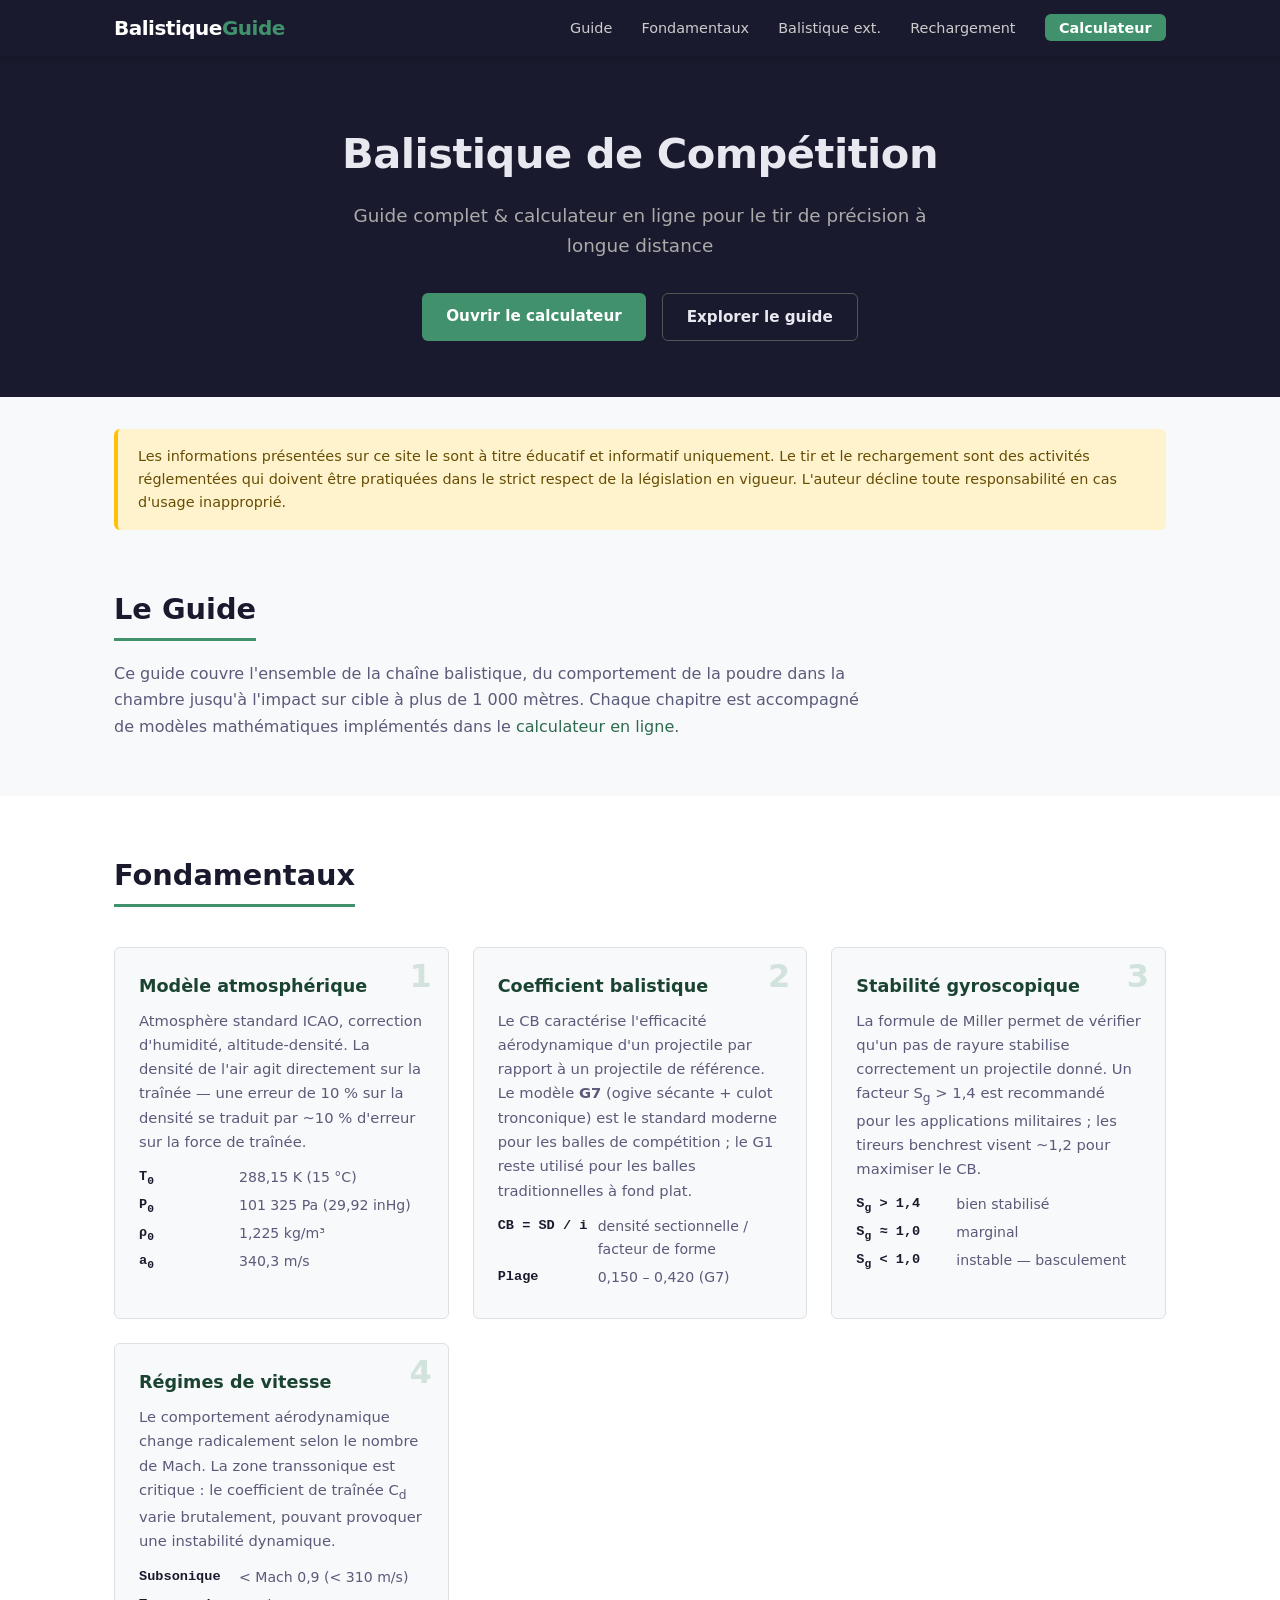
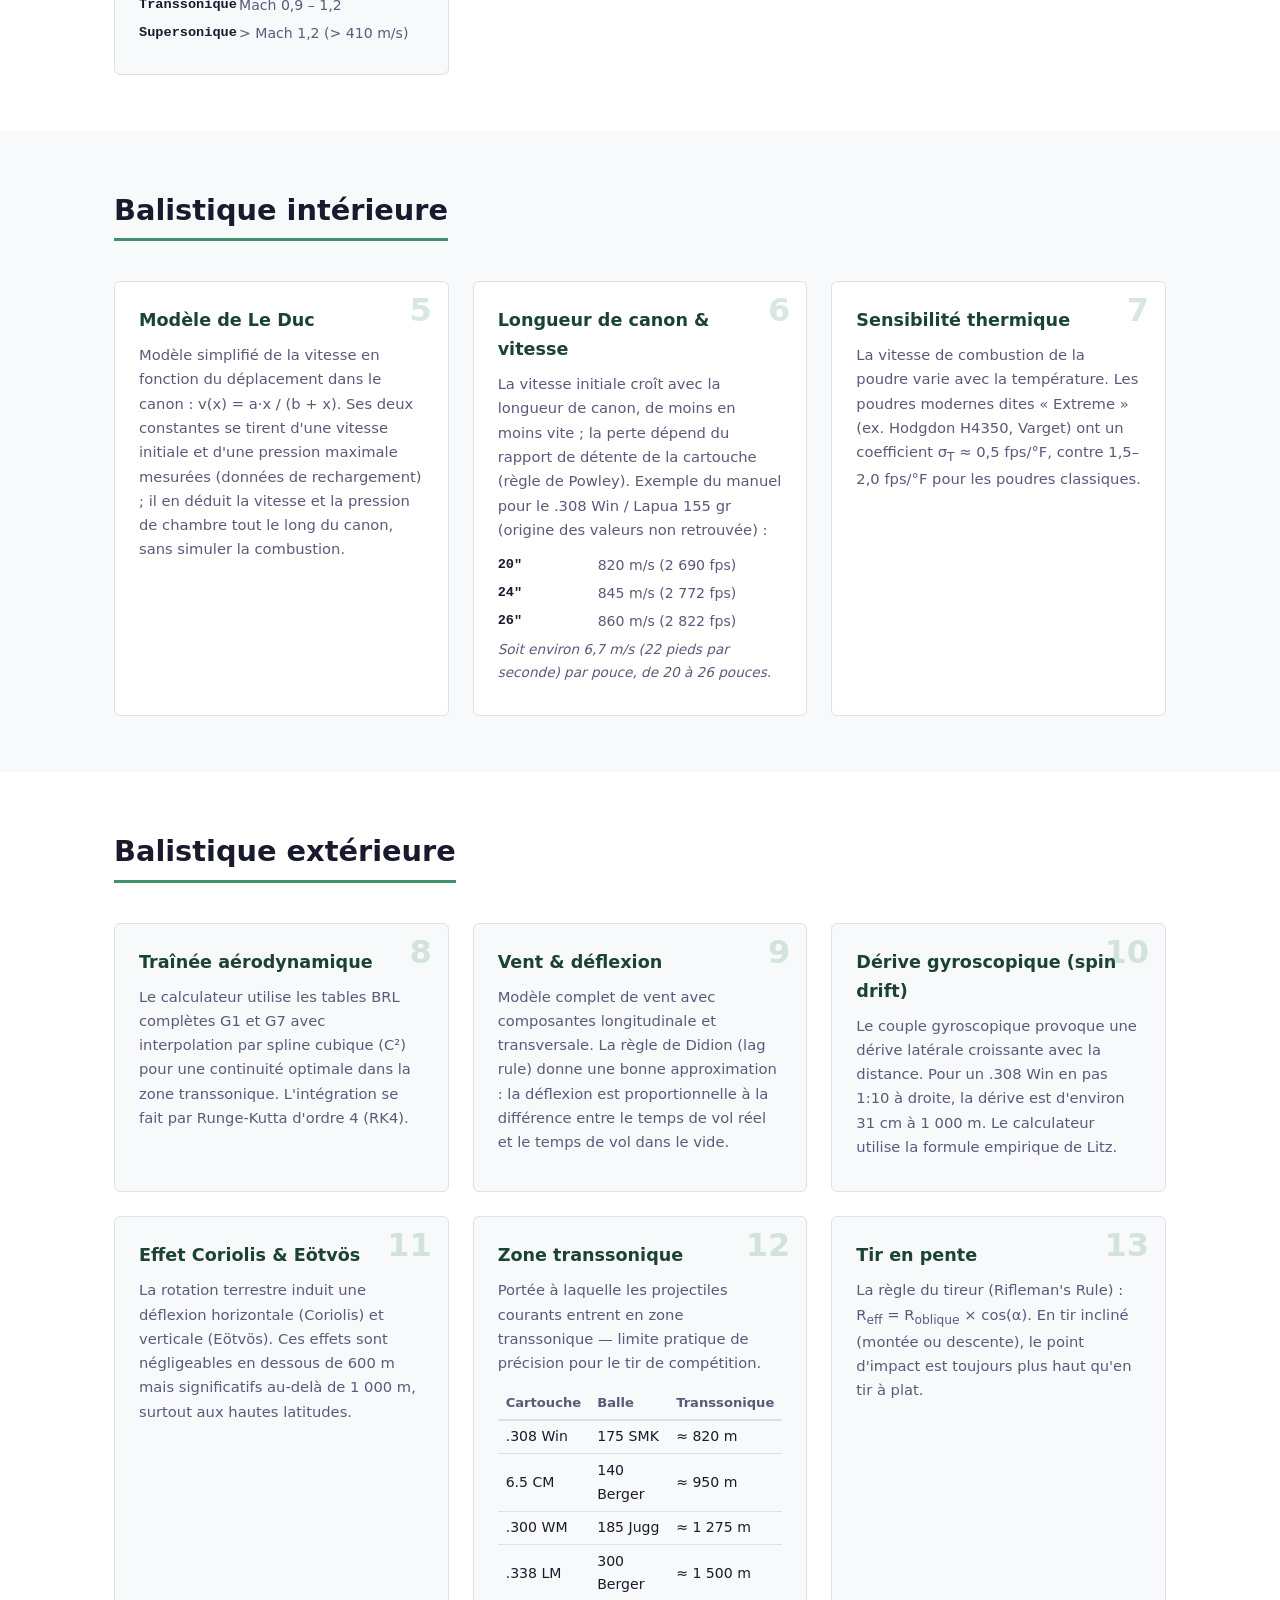
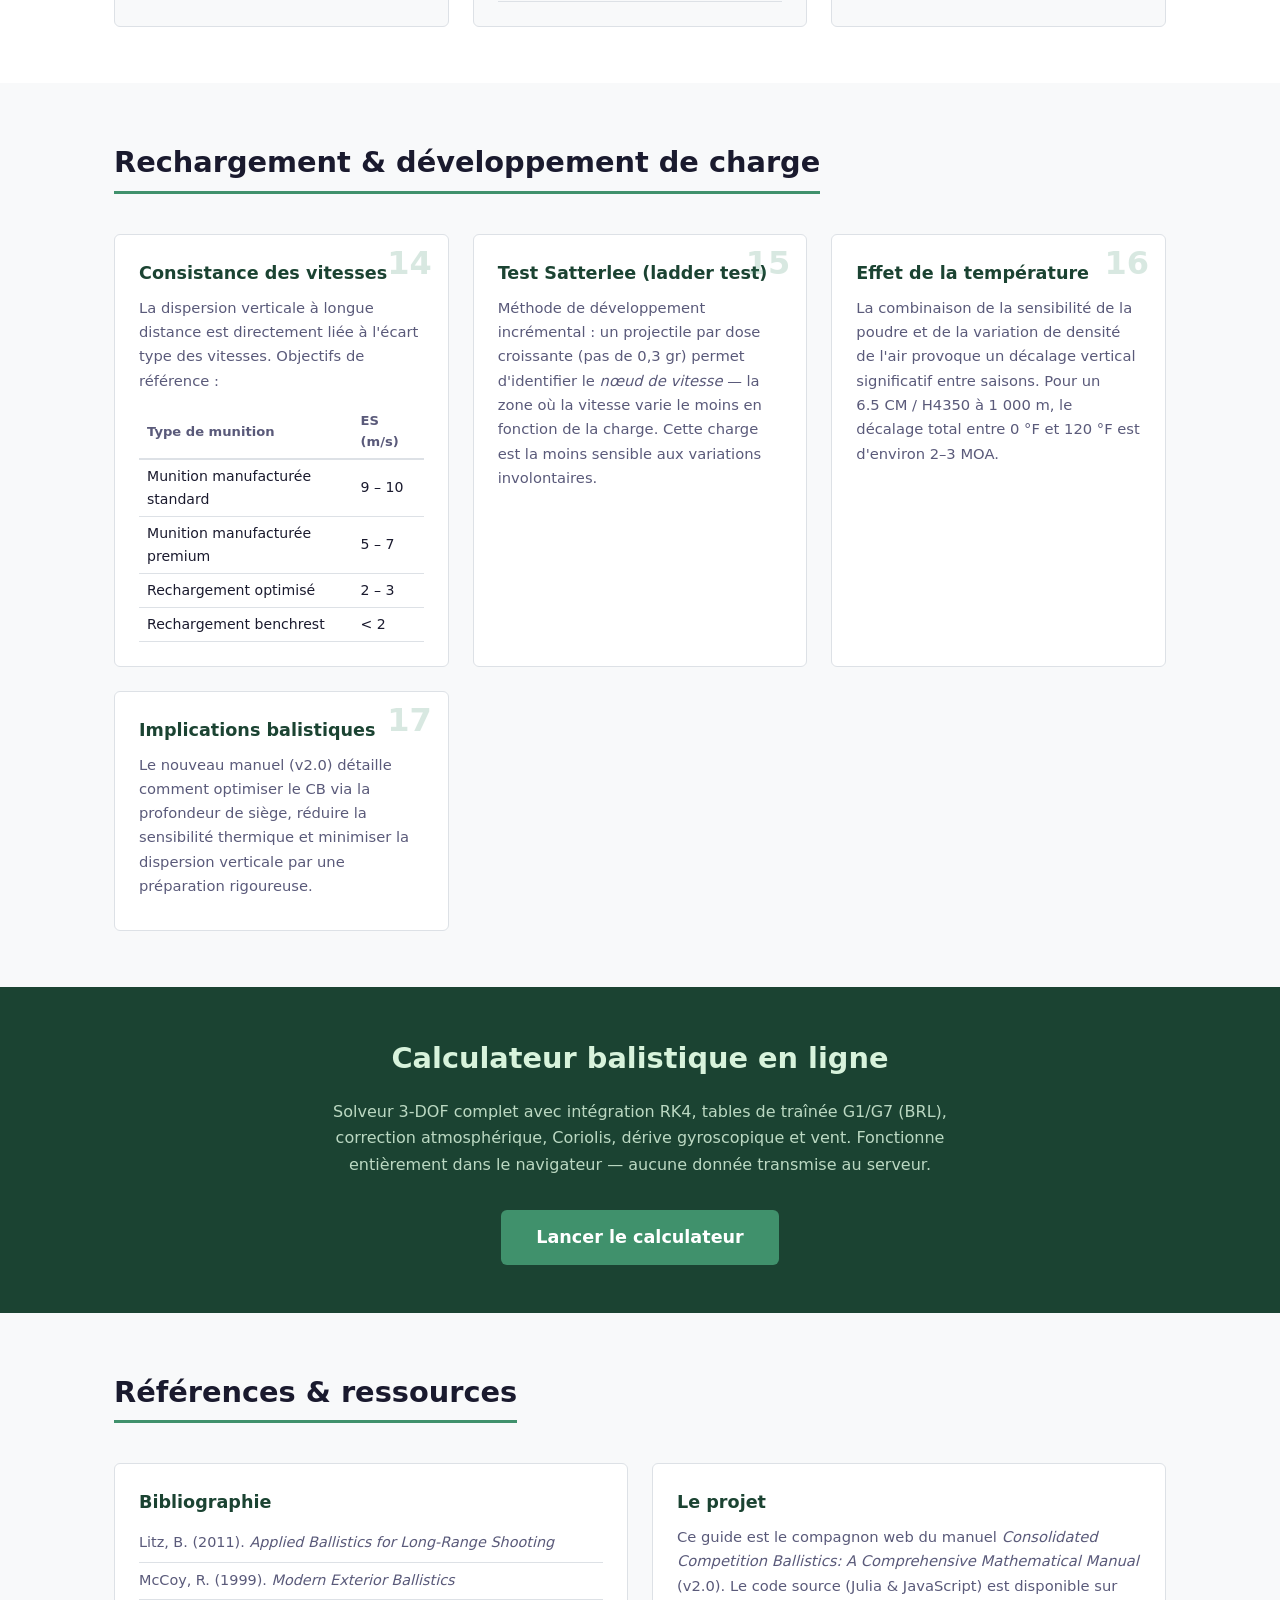
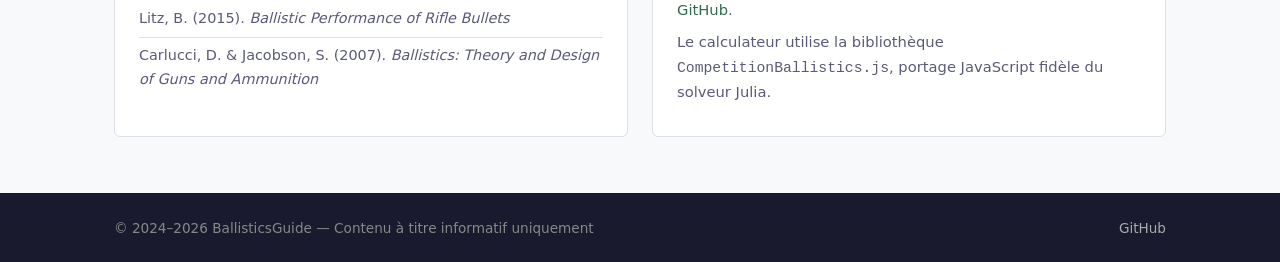
<file: index.html>
<!DOCTYPE html>
<html lang="fr">
<head>
  <meta charset="UTF-8">
  <meta name="viewport" content="width=device-width, initial-scale=1.0">
  <title>Balistique de Compétition &mdash; Guide &amp; Calculateur</title>
  <link rel="stylesheet" href="style.css">
</head>
<body>

<!-- ═══════════════════ HEADER ═══════════════════ -->
<header class="site-header">
  <div class="container header-inner">
    <a href="index.html" class="logo">Balistique<span class="logo-accent">Guide</span></a>
    <nav class="main-nav">
      <a href="#guide">Guide</a>
      <a href="#fondamentaux">Fondamentaux</a>
      <a href="#exterieure">Balistique ext.</a>
      <a href="#rechargement">Rechargement</a>
      <a href="calculateur.html" class="nav-cta">Calculateur</a>
    </nav>
    <button class="menu-toggle" aria-label="Menu">&#9776;</button>
  </div>
</header>

<!-- ═══════════════════ HERO ═══════════════════ -->
<section class="hero">
  <div class="container">
    <h1>Balistique de Compétition</h1>
    <p class="hero-sub">Guide complet &amp; calculateur en ligne pour le tir de précision à longue distance</p>
    <div class="hero-actions">
      <a href="calculateur.html" class="btn btn-primary">Ouvrir le calculateur</a>
      <a href="#guide" class="btn btn-secondary">Explorer le guide</a>
    </div>
  </div>
</section>

<!-- ═══════════════════ AVERTISSEMENT ═══════════════════ -->
<div class="container">
  <div class="disclaimer">
    Les informations présentées sur ce site le sont à titre éducatif et informatif uniquement. Le tir et le rechargement sont des activités réglementées qui doivent être pratiquées dans le strict respect de la législation en vigueur. L'auteur décline toute responsabilité en cas d'usage inapproprié.
  </div>
</div>

<!-- ═══════════════════ GUIDE — VUE D'ENSEMBLE ═══════════════════ -->
<section id="guide" class="section">
  <div class="container">
    <h2 class="section-title">Le Guide</h2>
    <p class="section-intro">
      Ce guide couvre l'ensemble de la chaîne balistique, du comportement
      de la poudre dans la chambre jusqu'à l'impact sur cible à plus de 1&nbsp;000 mètres.
      Chaque chapitre est accompagné de modèles mathématiques implémentés dans le
      <a href="calculateur.html">calculateur en ligne</a>.
    </p>
  </div>
</section>

<!-- ═══════════════════ 1. FONDAMENTAUX ═══════════════════ -->
<section id="fondamentaux" class="section section-alt">
  <div class="container">
    <h2 class="section-title">Fondamentaux</h2>
    <div class="card-grid">

      <div class="card">
        <span class="card-num">1</span>
        <h3>Modèle atmosphérique</h3>
        <p>
          Atmosphère standard ICAO, correction d'humidité, altitude-densité.
          La densité de l'air agit directement sur la traînée &mdash; une
          erreur de 10&nbsp;% sur la densité se traduit par ~10&nbsp;% d'erreur
          sur la force de traînée.
        </p>
        <dl class="card-facts">
          <dt>T<sub>0</sub></dt><dd>288,15 K (15 &deg;C)</dd>
          <dt>P<sub>0</sub></dt><dd>101 325 Pa (29,92 inHg)</dd>
          <dt>&rho;<sub>0</sub></dt><dd>1,225 kg/m&sup3;</dd>
          <dt>a<sub>0</sub></dt><dd>340,3 m/s</dd>
        </dl>
      </div>

      <div class="card">
        <span class="card-num">2</span>
        <h3>Coefficient balistique</h3>
        <p>
          Le CB caractérise l'efficacité aérodynamique d'un projectile par
          rapport à un projectile de référence. Le modèle <strong>G7</strong>
          (ogive sécante + culot tronconique) est le standard moderne pour les
          balles de compétition ; le G1 reste utilisé pour les balles
          traditionnelles à fond plat.
        </p>
        <dl class="card-facts">
          <dt>CB = SD / i</dt><dd>densité sectionnelle / facteur de forme</dd>
          <dt>Plage</dt><dd>0,150 &ndash; 0,420 (G7)</dd>
        </dl>
      </div>

      <div class="card">
        <span class="card-num">3</span>
        <h3>Stabilité gyroscopique</h3>
        <p>
          La formule de Miller permet de vérifier qu'un pas de rayure stabilise
          correctement un projectile donné. Un facteur S<sub>g</sub>&nbsp;&gt;&nbsp;1,4
          est recommandé pour les applications militaires ; les tireurs benchrest
          visent ~1,2 pour maximiser le CB.
        </p>
        <dl class="card-facts">
          <dt>S<sub>g</sub> &gt; 1,4</dt><dd>bien stabilisé</dd>
          <dt>S<sub>g</sub> &asymp; 1,0</dt><dd>marginal</dd>
          <dt>S<sub>g</sub> &lt; 1,0</dt><dd>instable &mdash; basculement</dd>
        </dl>
      </div>

      <div class="card">
        <span class="card-num">4</span>
        <h3>Régimes de vitesse</h3>
        <p>
          Le comportement aérodynamique change radicalement selon le nombre de Mach.
          La zone transsonique est critique : le coefficient de traînée C<sub>d</sub>
          varie brutalement, pouvant provoquer une instabilité dynamique.
        </p>
        <dl class="card-facts">
          <dt>Subsonique</dt><dd>&lt; Mach 0,9 (&lt; 310 m/s)</dd>
          <dt>Transsonique</dt><dd>Mach 0,9 &ndash; 1,2</dd>
          <dt>Supersonique</dt><dd>&gt; Mach 1,2 (&gt; 410 m/s)</dd>
        </dl>
      </div>

    </div>
  </div>
</section>

<!-- ═══════════════════ 2. BALISTIQUE INTÉRIEURE ═══════════════════ -->
<section class="section">
  <div class="container">
    <h2 class="section-title">Balistique intérieure</h2>
    <div class="card-grid">

      <div class="card">
        <span class="card-num">5</span>
        <h3>Modèle de Le Duc</h3>
        <p>
          Modèle simplifié de la vitesse en fonction du déplacement dans
          le canon : v(x) = a&middot;x / (b + x).
          Ses deux constantes se tirent d'une vitesse initiale et d'une
          pression maximale mesurées (données de rechargement) ; il en
          déduit la vitesse et la pression de chambre tout le long du
          canon, sans simuler la combustion.
        </p>
      </div>

      <div class="card">
        <span class="card-num">6</span>
        <h3>Longueur de canon &amp; vitesse</h3>
        <p>
          La vitesse initiale croît avec la longueur de canon, de moins en
          moins vite ; la perte dépend du rapport de détente de la cartouche
          (règle de Powley). Exemple du manuel pour le .308&nbsp;Win / Lapua
          155&nbsp;gr (origine des valeurs non retrouvée) :
        </p>
        <dl class="card-facts">
          <dt>20"</dt><dd>820 m/s (2 690 fps)</dd>
          <dt>24"</dt><dd>845 m/s (2 772 fps)</dd>
          <dt>26"</dt><dd>860 m/s (2 822 fps)</dd>
        </dl>
        <p class="card-note">Soit environ 6,7 m/s (22 pieds par seconde) par pouce, de 20 à 26 pouces.</p>
      </div>

      <div class="card">
        <span class="card-num">7</span>
        <h3>Sensibilité thermique</h3>
        <p>
          La vitesse de combustion de la poudre varie avec la température. Les poudres
          modernes dites «&nbsp;Extreme&nbsp;» (ex. Hodgdon H4350, Varget) ont un
          coefficient &sigma;<sub>T</sub>&nbsp;&asymp;&nbsp;0,5 fps/&deg;F, contre
          1,5&ndash;2,0 fps/&deg;F pour les poudres classiques.
        </p>
      </div>

    </div>
  </div>
</section>

<!-- ═══════════════════ 3. BALISTIQUE EXTÉRIEURE ═══════════════════ -->
<section id="exterieure" class="section section-alt">
  <div class="container">
    <h2 class="section-title">Balistique extérieure</h2>
    <div class="card-grid">

      <div class="card">
        <span class="card-num">8</span>
        <h3>Traînée aérodynamique</h3>
        <p>
          Le calculateur utilise les tables BRL complètes G1 et G7 avec
          interpolation par spline cubique (C&sup2;) pour une continuité
          optimale dans la zone transsonique.
          L'intégration se fait par Runge-Kutta d'ordre 4 (RK4).
        </p>
      </div>

      <div class="card">
        <span class="card-num">9</span>
        <h3>Vent &amp; déflexion</h3>
        <p>
          Modèle complet de vent avec composantes longitudinale et transversale.
          La règle de Didion (lag rule) donne une bonne approximation :
          la déflexion est proportionnelle à la différence entre le temps de vol
          réel et le temps de vol dans le vide.
        </p>
      </div>

      <div class="card">
        <span class="card-num">10</span>
        <h3>Dérive gyroscopique (spin drift)</h3>
        <p>
          Le couple gyroscopique provoque une dérive latérale croissante avec la distance.
          Pour un .308&nbsp;Win en pas 1:10 à droite, la dérive est d'environ
          31&nbsp;cm à 1&nbsp;000&nbsp;m. Le calculateur utilise la formule empirique de Litz.
        </p>
      </div>

      <div class="card">
        <span class="card-num">11</span>
        <h3>Effet Coriolis &amp; Eötvös</h3>
        <p>
          La rotation terrestre induit une déflexion horizontale (Coriolis)
          et verticale (Eötvös). Ces effets sont négligeables en dessous de
          600&nbsp;m mais significatifs au-delà de 1&nbsp;000&nbsp;m, surtout aux
          hautes latitudes.
        </p>
      </div>

      <div class="card">
        <span class="card-num">12</span>
        <h3>Zone transsonique</h3>
        <p>
          Portée à laquelle les projectiles courants entrent en zone transsonique &mdash;
          limite pratique de précision pour le tir de compétition.
        </p>
        <table class="card-table">
          <thead>
            <tr><th>Cartouche</th><th>Balle</th><th>Transsonique</th></tr>
          </thead>
          <tbody>
            <tr><td>.308 Win</td><td>175 SMK</td><td>&asymp; 820 m</td></tr>
            <tr><td>6.5 CM</td><td>140 Berger</td><td>&asymp; 950 m</td></tr>
            <tr><td>.300 WM</td><td>185 Jugg</td><td>&asymp; 1 275 m</td></tr>
            <tr><td>.338 LM</td><td>300 Berger</td><td>&asymp; 1 500 m</td></tr>
          </tbody>
        </table>
      </div>

      <div class="card">
        <span class="card-num">13</span>
        <h3>Tir en pente</h3>
        <p>
          La règle du tireur (Rifleman's Rule) :
          R<sub>eff</sub> = R<sub>oblique</sub> &times; cos(&alpha;).
          En tir incliné (montée ou descente), le point d'impact
          est toujours plus haut qu'en tir à plat.
        </p>
      </div>

    </div>
  </div>
</section>

<!-- ═══════════════════ 4. RECHARGEMENT ═══════════════════ -->
<section id="rechargement" class="section">
  <div class="container">
    <h2 class="section-title">Rechargement &amp; développement de charge</h2>
    <div class="card-grid">

      <div class="card">
        <span class="card-num">14</span>
        <h3>Consistance des vitesses</h3>
        <p>
          La dispersion verticale à longue distance est directement liée
          à l'écart type des vitesses. Objectifs de référence :
        </p>
        <table class="card-table">
          <thead>
            <tr><th>Type de munition</th><th>ES (m/s)</th></tr>
          </thead>
          <tbody>
            <tr><td>Munition manufacturée standard</td><td>9 &ndash; 10</td></tr>
            <tr><td>Munition manufacturée premium</td><td>5 &ndash; 7</td></tr>
            <tr><td>Rechargement optimisé</td><td>2 &ndash; 3</td></tr>
            <tr><td>Rechargement benchrest</td><td>&lt; 2</td></tr>
          </tbody>
        </table>
      </div>

      <div class="card">
        <span class="card-num">15</span>
        <h3>Test Satterlee (ladder test)</h3>
        <p>
          Méthode de développement incrémental : un projectile par dose
          croissante (pas de 0,3&nbsp;gr) permet d'identifier le
          <em>n&oelig;ud de vitesse</em> &mdash; la zone où la vitesse
          varie le moins en fonction de la charge. Cette charge est la moins
          sensible aux variations involontaires.
        </p>
      </div>

      <div class="card">
        <span class="card-num">16</span>
        <h3>Effet de la temp&eacute;rature</h3>
        <p>
          La combinaison de la sensibilit&eacute; de la poudre et de la variation
          de densit&eacute; de l'air provoque un d&eacute;calage vertical significatif entre
          saisons. Pour un 6.5&nbsp;CM / H4350 &agrave; 1&nbsp;000&nbsp;m, le d&eacute;calage total
          entre 0&nbsp;&deg;F et 120&nbsp;&deg;F est d'environ 2&ndash;3&nbsp;MOA.
        </p>
      </div>

      <div class="card">
        <span class="card-num">17</span>
        <h3>Implications balistiques</h3>
        <p>
          Le nouveau manuel (v2.0) d&eacute;taille comment optimiser le CB via la
          profondeur de si&egrave;ge, r&eacute;duire la sensibilit&eacute; thermique et
          minimiser la dispersion verticale par une pr&eacute;paration rigoureuse.
        </p>
      </div>

      </div>
      </div>
      </section>

<!-- ═══════════════════ CTA CALCULATEUR ═══════════════════ -->
<section class="section section-cta">
  <div class="container cta-inner">
    <h2>Calculateur balistique en ligne</h2>
    <p>
      Solveur 3-DOF complet avec intégration RK4, tables de traînée G1/G7 (BRL),
      correction atmosphérique, Coriolis, dérive gyroscopique et vent.
      Fonctionne entièrement dans le navigateur &mdash; aucune donnée transmise au serveur.
    </p>
    <a href="calculateur.html" class="btn btn-primary btn-large">Lancer le calculateur</a>
  </div>
</section>

<!-- ═══════════════════ RÉFÉRENCES ═══════════════════ -->
<section class="section">
  <div class="container">
    <h2 class="section-title">Références &amp; ressources</h2>
    <div class="card-grid card-grid-2">

      <div class="card">
        <h3>Bibliographie</h3>
        <ul class="ref-list">
          <li>Litz, B. (2011). <em>Applied Ballistics for Long-Range Shooting</em></li>
          <li>McCoy, R. (1999). <em>Modern Exterior Ballistics</em></li>
          <li>Litz, B. (2015). <em>Ballistic Performance of Rifle Bullets</em></li>
          <li>Carlucci, D. &amp; Jacobson, S. (2007). <em>Ballistics: Theory and Design of Guns and Ammunition</em></li>
        </ul>
      </div>

      <div class="card">
        <h3>Le projet</h3>
        <p>
          Ce guide est le compagnon web du manuel
          <em>Consolidated Competition Ballistics: A Comprehensive Mathematical Manual</em> (v2.0).
          Le code source (Julia &amp; JavaScript) est disponible sur
          <a href="https://github.com/fbastin/BallisticsGuide" target="_blank" rel="noopener">GitHub</a>.
        </p>
        <p>
          Le calculateur utilise la bibliothèque <code>CompetitionBallistics.js</code>,
          portage JavaScript fidèle du solveur Julia.
        </p>
      </div>

    </div>
  </div>
</section>

<!-- ═══════════════════ FOOTER ═══════════════════ -->
<footer class="site-footer">
  <div class="container footer-inner">
    <p>&copy; 2024&ndash;2026 BallisticsGuide &mdash; Contenu à titre informatif uniquement</p>
    <p class="footer-links">
      <a href="https://github.com/fbastin/BallisticsGuide" target="_blank" rel="noopener">GitHub</a>
    </p>
  </div>
</footer>

<script>
document.querySelector('.menu-toggle').addEventListener('click', function() {
  document.querySelector('.main-nav').classList.toggle('open');
});
</script>

</body>
</html>
</file>
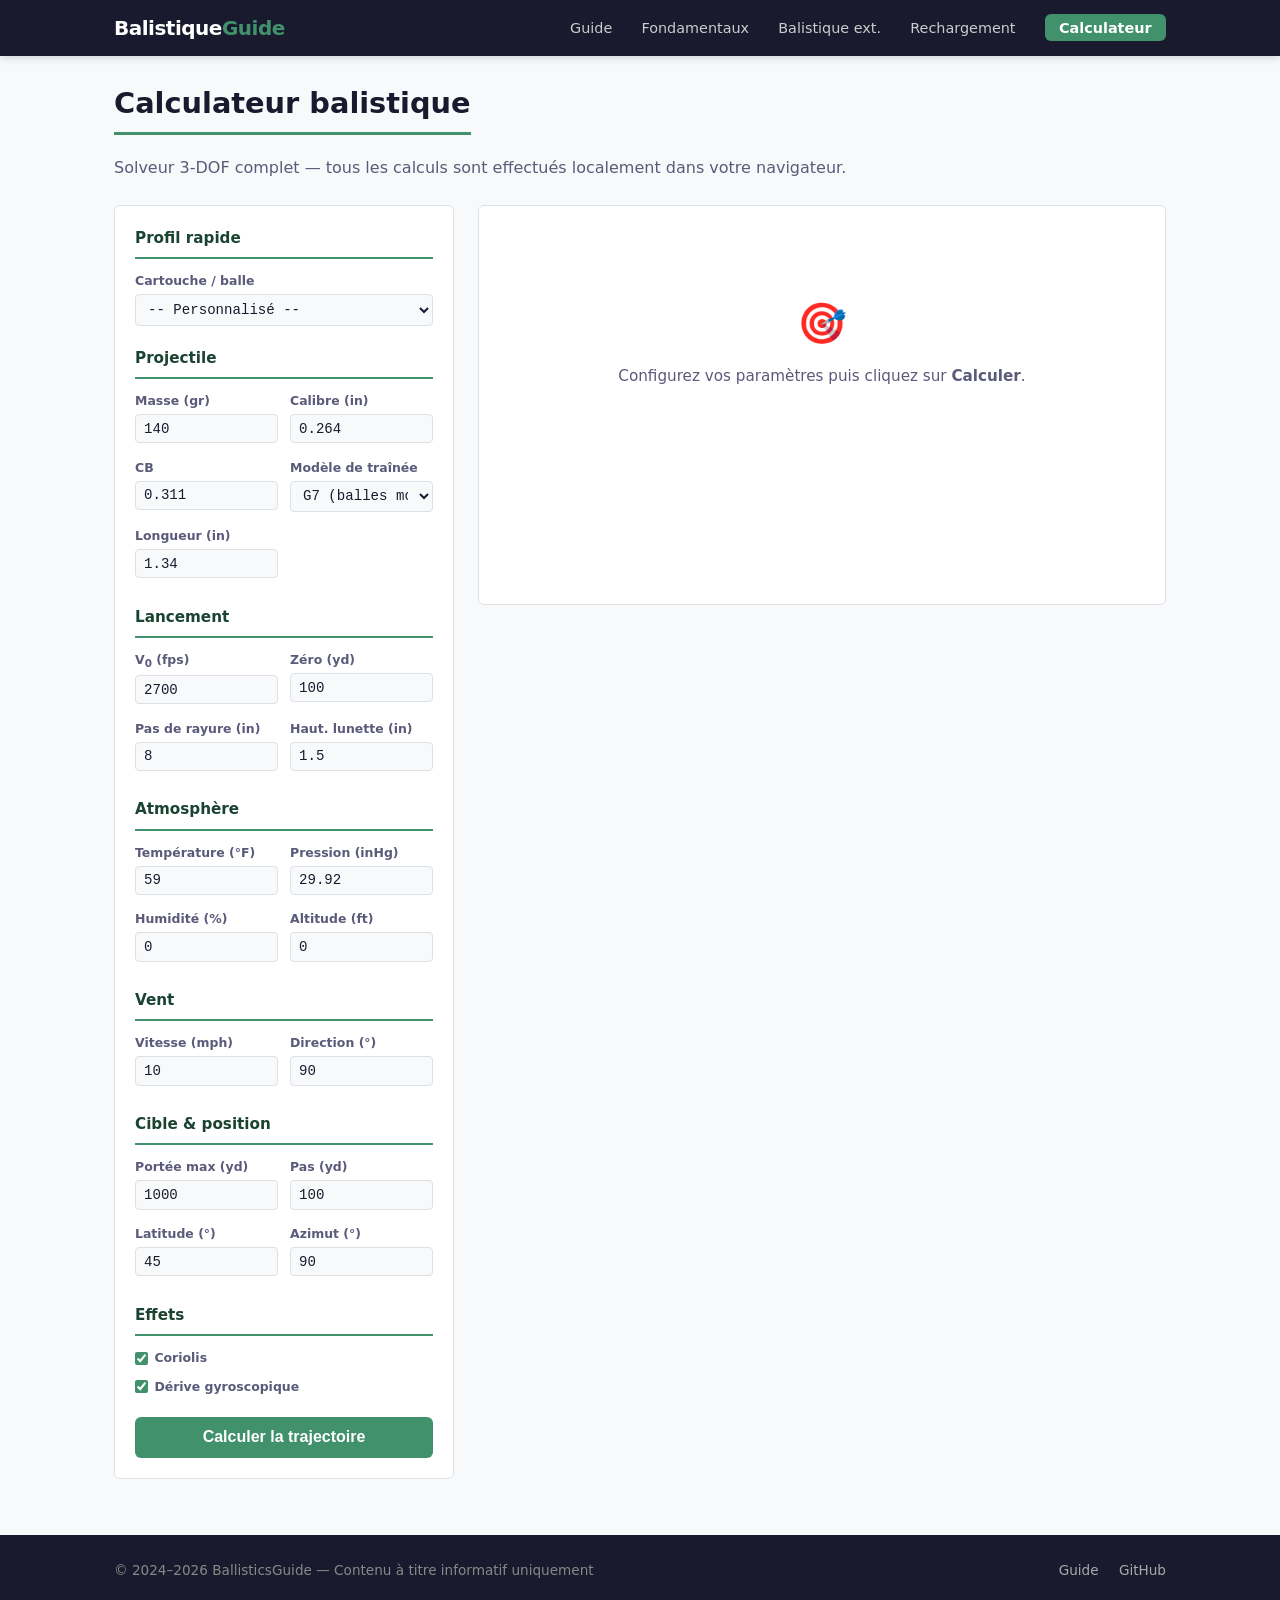
<file: calculateur.html>
<!DOCTYPE html>
<html lang="fr">
<head>
  <meta charset="UTF-8">
  <meta name="viewport" content="width=device-width, initial-scale=1.0">
  <title>Calculateur balistique &mdash; BallisticsGuide</title>
  <link rel="stylesheet" href="style.css">
</head>
<body>

<!-- ═══════════════════ HEADER ═══════════════════ -->
<header class="site-header">
  <div class="container header-inner">
    <a href="index.html" class="logo">Balistique<span class="logo-accent">Guide</span></a>
    <nav class="main-nav">
      <a href="index.html">Guide</a>
      <a href="index.html#fondamentaux">Fondamentaux</a>
      <a href="index.html#exterieure">Balistique ext.</a>
      <a href="index.html#rechargement">Rechargement</a>
      <a href="calculateur.html" class="nav-cta">Calculateur</a>
    </nav>
    <button class="menu-toggle" aria-label="Menu">&#9776;</button>
  </div>
</header>

<!-- ═══════════════════ CALCULATOR ═══════════════════ -->
<section class="section" style="padding-top:1.5rem">
<div class="container">

  <h2 class="section-title">Calculateur balistique</h2>
  <p class="section-intro" style="margin-bottom:0">
    Solveur 3-DOF complet &mdash; tous les calculs sont effectués localement dans votre navigateur.
  </p>

  <div class="calc-layout">

    <!-- ──── Input panel ──── -->
    <div class="calc-panel">

      <!-- Preset -->
      <h3>Profil rapide</h3>
      <div class="field field-full">
        <label for="preset">Cartouche / balle</label>
        <select id="preset">
          <option value="">-- Personnalisé --</option>
          <option value="65cm_140">6.5 Creedmoor / 140 gr Berger Hybrid</option>
          <option value="308_175">308 Win / 175 gr Sierra MK</option>
          <option value="308_185">308 Win / 185 gr Berger Juggernaut</option>
          <option value="65cm_147">6.5 Creedmoor / 147 gr Hornady ELD-M</option>
          <option value="6mm_105">6mm / 105 gr Berger Hybrid</option>
          <option value="7mm_180">7mm / 180 gr Berger Hybrid</option>
          <option value="338_300">338 Lapua / 300 gr Berger Hybrid</option>
        </select>
      </div>

      <!-- Projectile -->
      <h3>Projectile</h3>
      <div class="field-row">
        <div class="field">
          <label for="massGr">Masse (gr)</label>
          <input type="number" id="massGr" value="140" step="1">
        </div>
        <div class="field">
          <label for="calIn">Calibre (in)</label>
          <input type="number" id="calIn" value="0.264" step="0.001">
        </div>
        <div class="field">
          <label for="bc">CB</label>
          <input type="number" id="bc" value="0.311" step="0.001">
        </div>
        <div class="field">
          <label for="bcModel">Modèle de traînée</label>
          <select id="bcModel">
            <option value="G7">G7 (balles modernes longue distance)</option>
            <option value="G1">G1 (CB des catalogues)</option>
          </select>
        </div>
        <div class="field">
          <label for="lenIn">Longueur (in)</label>
          <input type="number" id="lenIn" value="1.34" step="0.01">
        </div>
      </div>

      <!-- Launch -->
      <h3>Lancement</h3>
      <div class="field-row">
        <div class="field">
          <label for="mv">V<sub>0</sub> (fps)</label>
          <input type="number" id="mv" value="2700" step="10">
        </div>
        <div class="field">
          <label for="zeroYd">Zéro (yd)</label>
          <input type="number" id="zeroYd" value="100" step="25">
        </div>
        <div class="field">
          <label for="twistIn">Pas de rayure (in)</label>
          <input type="number" id="twistIn" value="8" step="0.5">
        </div>
        <div class="field">
          <label for="sightHt">Haut. lunette (in)</label>
          <input type="number" id="sightHt" value="1.5" step="0.1">
        </div>
      </div>

      <!-- Atmosphère -->
      <h3>Atmosphère</h3>
      <div class="field-row">
        <div class="field">
          <label for="tempF">Température (&deg;F)</label>
          <input type="number" id="tempF" value="59" step="1">
        </div>
        <div class="field">
          <label for="presInhg">Pression (inHg)</label>
          <input type="number" id="presInhg" value="29.92" step="0.01">
        </div>
        <div class="field">
          <label for="humid">Humidité (%)</label>
          <input type="number" id="humid" value="0" step="5" min="0" max="100">
        </div>
        <div class="field">
          <label for="altFt">Altitude (ft)</label>
          <input type="number" id="altFt" value="0" step="100">
        </div>
      </div>

      <!-- Vent -->
      <h3>Vent</h3>
      <div class="field-row">
        <div class="field">
          <label for="windMph">Vitesse (mph)</label>
          <input type="number" id="windMph" value="10" step="1">
        </div>
        <div class="field">
          <label for="windAng">Direction (&deg;)</label>
          <input type="number" id="windAng" value="90" step="15" min="0" max="360">
        </div>
      </div>

      <!-- Cible -->
      <h3>Cible &amp; position</h3>
      <div class="field-row">
        <div class="field">
          <label for="rangeYd">Portée max (yd)</label>
          <input type="number" id="rangeYd" value="1000" step="100">
        </div>
        <div class="field">
          <label for="stepYd">Pas (yd)</label>
          <input type="number" id="stepYd" value="100" step="25">
        </div>
        <div class="field" id="fieldLat">
          <label for="latDeg">Latitude (&deg;)</label>
          <input type="number" id="latDeg" value="45" step="1">
        </div>
        <div class="field" id="fieldAz">
          <label for="azDeg">Azimut (&deg;)</label>
          <input type="number" id="azDeg" value="90" step="15">
        </div>
      </div>

      <!-- Effets : ils se decochent. Confronter un calcul a une DOPE relevee au stand,
           ou a un autre solveur, suppose de comparer la meme physique -- et la plupart
           des calculateurs ignorent Coriolis, ou l'appliquent autrement. -->
      <h3>Effets</h3>
      <div class="switch-row">
        <label class="switch"><input type="checkbox" id="optCoriolis" checked onchange="syncEffects()"> Coriolis</label>
        <label class="switch"><input type="checkbox" id="optSpin" checked onchange="syncEffects()"> D&eacute;rive gyroscopique</label>
      </div>

      <button class="btn btn-primary btn-calc" onclick="compute()">Calculer la trajectoire</button>
    </div>

    <!-- ──── Results area ──── -->
    <div class="calc-results" id="results">
      <div class="empty-state">
        <p>&#127919;</p>
        <p>Configurez vos paramètres puis cliquez sur <strong>Calculer</strong>.</p>
      </div>
    </div>

  </div><!-- /calc-layout -->
</div>
</section>

<!-- ═══════════════════ FOOTER ═══════════════════ -->
<footer class="site-footer">
  <div class="container footer-inner">
    <p>&copy; 2024&ndash;2026 BallisticsGuide &mdash; Contenu à titre informatif uniquement</p>
    <p class="footer-links">
      <a href="index.html">Guide</a>
      <a href="https://github.com/fbastin/BallisticsGuide" target="_blank" rel="noopener">GitHub</a>
    </p>
  </div>
</footer>

<script src="src/CompetitionBallistics.js"></script>
<script>
const BU  = CompetitionBallistics.BallisticUtils;
const ATM = CompetitionBallistics.Atmosphere;
const EB  = CompetitionBallistics.ExteriorBallistics;

const PRESETS = {
  "65cm_140": { massGr:140, calIn:.264, bc:.311, lenIn:1.34, mv:2700, twistIn:8 },
  "308_175":  { massGr:175, calIn:.308, bc:.259, lenIn:1.24, mv:2600, twistIn:10 },
  "308_185":  { massGr:185, calIn:.308, bc:.283, lenIn:1.30, mv:2580, twistIn:10 },
  "65cm_147": { massGr:147, calIn:.264, bc:.351, lenIn:1.42, mv:2650, twistIn:7.5 },
  "6mm_105":  { massGr:105, calIn:.243, bc:.275, lenIn:1.10, mv:2950, twistIn:7.5 },
  "7mm_180":  { massGr:180, calIn:.284, bc:.350, lenIn:1.50, mv:2750, twistIn:8.5 },
  "338_300":  { massGr:300, calIn:.338, bc:.419, lenIn:1.82, mv:2750, twistIn:9.4 },
};

document.getElementById('preset').addEventListener('change', function() {
  const p = PRESETS[this.value];
  if (!p) return;
  document.getElementById('massGr').value  = p.massGr;
  document.getElementById('calIn').value   = p.calIn;
  document.getElementById('bc').value      = p.bc;
  document.getElementById('lenIn').value   = p.lenIn;
  document.getElementById('mv').value      = p.mv;
  document.getElementById('twistIn').value = p.twistIn;
  document.getElementById('bcModel').value = 'G7'; // les BC des presets sont en G7
});

function val(id) { return parseFloat(document.getElementById(id).value); }

// Latitude et azimut ne servent qu'a Coriolis : les laisser actifs quand l'effet est
// coupe laisse croire qu'ils agissent encore.
function syncEffects() {
  const on = document.getElementById('optCoriolis').checked;
  document.getElementById('fieldLat').classList.toggle('is-inert', !on);
  document.getElementById('fieldAz').classList.toggle('is-inert', !on);
  document.getElementById('latDeg').disabled = !on;
  document.getElementById('azDeg').disabled  = !on;
}
syncEffects();

function compute() {
  const params = {
    massGrains:    val('massGr'),
    caliberIn:     val('calIn'),
    bc:            val('bc'),
    dragModel:     document.getElementById('bcModel').value,
    muzzleVelFps:  val('mv'),
    sightHeightIn: val('sightHt'),
    zeroRangeYd:   val('zeroYd'),
    tempF:         val('tempF'),
    pressureInhg:  val('presInhg'),
    humidityPct:   val('humid'),
    altitudeFt:    val('altFt'),
    windSpeedMph:  val('windMph'),
    windAngleDeg:  val('windAng'),
    targetRangeYd: val('rangeYd'),
    twistIn:       val('twistIn'),
    bulletLengthIn:val('lenIn'),
    twistDirection:1,
    latitudeDeg:   val('latDeg'),
    azimuthDeg:    val('azDeg'),
    enableCoriolis: document.getElementById('optCoriolis').checked,
    enableSpinDrift:document.getElementById('optSpin').checked,
  };

  const stepYd = val('stepYd');
  const table = EB.trajectoryTable(params, stepYd);
  const p = EB.makeShotParams(params);

  // Stability
  const sg = EB.millerSg(p);
  const sd = BU.sectionalDensity(p.massGrains, p.caliberIn);

  // Atmosphere
  const T_K = BU.fahrenheitToKelvin(p.tempF);
  const P_Pa = BU.inhgToPa(p.pressureInhg);
  const rho = ATM.airDensity({ P: P_Pa, T: T_K, H: p.humidityPct });
  const da = ATM.densityAltitude(rho);
  const mach0 = BU.fpsToMs(p.muzzleVelFps) / ATM.speedOfSound(T_K);

  // Summary
  const last = table.length > 0 ? table[table.length - 1] : null;

  let html = '<h3>Résumé</h3><div class="result-summary">';
  html += card(sg.toFixed(2), 'S<sub>g</sub> Miller');
  html += card(sd.toFixed(3), 'Densité sect.');
  html += card(mach0.toFixed(2), 'Mach initial');
  html += card(rho.toFixed(4), '&rho; (kg/m&sup3;)');
  html += card(Math.round(da) + ' m', 'Alt. densité');
  if (last) {
    html += card(last.velFps + ' fps', 'V finale');
    html += card(last.tofS + ' s', 'Temps de vol');
    html += card(last.energyFtlb + ' ft&middot;lb', '&Eacute;nergie finale');
  }
  html += '</div>';

  // Stability warning
  if (sg < 1.0) {
    html += '<div class="disclaimer" style="margin-bottom:1rem"><strong>Attention :</strong> S<sub>g</sub> &lt; 1,0 &mdash; le projectile sera instable et basculera en vol.</div>';
  } else if (sg < 1.3) {
    html += '<div class="disclaimer" style="margin-bottom:1rem;background:#fff3cd;border-color:#ffc107"><strong>Attention :</strong> S<sub>g</sub> marginal (' + sg.toFixed(2) + '). Envisagez un pas de rayure plus rapide.</div>';
  }

  // Table
  html += '<h3>Table de trajectoire</h3>';
  html += '<div class="table-scroll">';
  html += '<table class="result-table"><thead><tr>';
  html += '<th>Dist (yd)</th><th>Drop (in)</th><th>&Eacute;lev (MOA)</th>';
  // La derive gyroscopique est deja COMPRISE dans la colonne Vent, qui est le total.
  // On l'isole parce qu'elle ne se corrige pas comme le vent : le vent change d'un
  // coup a l'autre, elle est fixe pour une balle, un pas et une vitesse donnes.
  html += '<th>Vent (in)</th><th>D&eacute;rive (in)</th><th>Vel (fps)</th><th>ToF (s)</th><th>&Eacute;nergie (ft&middot;lb)</th>';
  html += '</tr></thead><tbody>';

  for (const r of table) {
    html += '<tr>';
    html += '<td>' + r.rangeYd + '</td>';
    html += '<td>' + fmt(r.dropIn, 1) + '</td>';
    html += '<td>' + fmt(r.elevMoa, 1) + '</td>';
    html += '<td>' + fmt(r.windIn, 1) + '</td>';
    html += '<td>' + (params.enableSpinDrift ? fmt(r.spinDriftIn || 0, 1) : '&mdash;') + '</td>';
    html += '<td>' + r.velFps + '</td>';
    html += '<td>' + r.tofS.toFixed(3) + '</td>';
    html += '<td>' + r.energyFtlb + '</td>';
    html += '</tr>';
  }

  html += '</tbody></table></div>';

  document.getElementById('results').innerHTML = html;
}

function card(v, l) {
  return '<div class="result-card"><div class="val">' + v + '</div><div class="lbl">' + l + '</div></div>';
}
function fmt(n, d) {
  return (n >= 0 ? '+' : '') + n.toFixed(d);
}

// Mobile menu
document.querySelector('.menu-toggle').addEventListener('click', function() {
  document.querySelector('.main-nav').classList.toggle('open');
});
</script>

</body>
</html>
</file>
<file: style.css>
/* =====================================================================
   BallisticsGuide — Shared styles for landing page & calculator
   ===================================================================== */

/* --- Reset & Base --- */
*, *::before, *::after { box-sizing: border-box; margin: 0; padding: 0; }

:root {
  --clr-bg:       #f8f9fa;
  --clr-surface:  #ffffff;
  --clr-text:     #1a1a2e;
  --clr-muted:    #5a5a7a;
  --clr-border:   #dde1e6;
  --clr-primary:  #1b4332;
  --clr-primary-l:#2d6a4f;
  --clr-accent:   #40916c;
  --clr-cta-bg:   #1b4332;
  --clr-cta-text: #d8f3dc;
  --clr-hero-bg:  #1a1a2e;
  --clr-hero-text:#e8e8f0;
  --clr-card-num: #40916c;
  --font-body: "Segoe UI", system-ui, -apple-system, sans-serif;
  --font-mono: "Cascadia Code", "Fira Code", "Consolas", monospace;
  --max-w: 1100px;
  --radius: 6px;
}

html { scroll-behavior: smooth; }

body {
  font-family: var(--font-body);
  color: var(--clr-text);
  background: var(--clr-bg);
  line-height: 1.65;
  font-size: 16px;
}

a { color: var(--clr-primary-l); text-decoration: none; }
a:hover { text-decoration: underline; }

.container { max-width: var(--max-w); margin: 0 auto; padding: 0 1.5rem; }

/* --- Header --- */
.site-header {
  background: var(--clr-hero-bg);
  position: sticky; top: 0; z-index: 100;
  box-shadow: 0 2px 8px rgba(0,0,0,.15);
}
.header-inner {
  display: flex; align-items: center; justify-content: space-between;
  height: 56px;
}
.logo {
  font-size: 1.25rem; font-weight: 700; color: #fff; letter-spacing: -.5px;
}
.logo-accent { color: var(--clr-accent); }
.main-nav a {
  color: #ccc; font-size: .9rem; margin-left: 1.5rem; transition: color .15s;
}
.main-nav a:hover { color: #fff; text-decoration: none; }
.nav-cta {
  background: var(--clr-accent); color: #fff !important; padding: .35rem .9rem;
  border-radius: var(--radius); font-weight: 600;
}
.nav-cta:hover { background: var(--clr-primary-l); }
.menu-toggle {
  display: none; background: none; border: none; color: #fff;
  font-size: 1.5rem; cursor: pointer;
}

/* --- Hero --- */
.hero {
  background: var(--clr-hero-bg);
  color: var(--clr-hero-text);
  text-align: center;
  padding: 4rem 1rem 3.5rem;
}
.hero h1 { font-size: 2.6rem; font-weight: 800; letter-spacing: -.5px; }
.hero-sub {
  font-size: 1.15rem; margin-top: .75rem; color: #aaa; max-width: 600px;
  margin-left: auto; margin-right: auto;
}
.hero-actions { margin-top: 2rem; display: flex; gap: 1rem; justify-content: center; flex-wrap: wrap; }

/* --- Buttons --- */
.btn {
  display: inline-block; padding: .65rem 1.5rem; border-radius: var(--radius);
  font-weight: 600; font-size: .95rem; transition: background .15s, transform .1s;
  cursor: pointer; border: none; text-decoration: none;
}
.btn:hover { text-decoration: none; transform: translateY(-1px); }
.btn-primary { background: var(--clr-accent); color: #fff; }
.btn-primary:hover { background: var(--clr-primary-l); }
.btn-secondary { background: transparent; color: var(--clr-hero-text); border: 1px solid #555; }
.btn-secondary:hover { border-color: #999; color: #fff; }
.btn-large { font-size: 1.1rem; padding: .8rem 2.2rem; }

/* --- Disclaimer --- */
.disclaimer {
  background: #fff3cd; border-left: 4px solid #ffc107; color: #664d03;
  padding: 1rem 1.25rem; border-radius: var(--radius); margin: 2rem 0 0;
  font-size: .9rem; line-height: 1.6;
}

/* --- Sections --- */
.section { padding: 3.5rem 0; }
.section-alt { background: var(--clr-surface); }
.section-title {
  font-size: 1.8rem; font-weight: 700; margin-bottom: .5rem;
  border-bottom: 3px solid var(--clr-accent); display: inline-block;
  padding-bottom: .25rem;
}
.section-intro { color: var(--clr-muted); max-width: 750px; margin-top: .75rem; }

/* --- Card grid --- */
.card-grid {
  display: grid;
  grid-template-columns: repeat(auto-fill, minmax(300px, 1fr));
  gap: 1.5rem; margin-top: 2rem;
}
.card-grid-2 { grid-template-columns: repeat(auto-fill, minmax(400px, 1fr)); }

.card {
  background: var(--clr-surface);
  border: 1px solid var(--clr-border);
  border-radius: var(--radius);
  padding: 1.5rem;
  position: relative;
  transition: box-shadow .15s;
}
.section-alt .card { background: var(--clr-bg); }
.card:hover { box-shadow: 0 4px 16px rgba(0,0,0,.07); }

.card-num {
  position: absolute; top: .75rem; right: 1rem;
  font-size: 2rem; font-weight: 800; color: var(--clr-card-num);
  opacity: .2; line-height: 1;
}

.card h3 { font-size: 1.1rem; margin-bottom: .5rem; color: var(--clr-primary); }
.card p { font-size: .92rem; color: var(--clr-muted); margin-bottom: .5rem; }
.card-note { font-style: italic; font-size: .85rem !important; }

/* Definition lists inside cards */
.card-facts { margin-top: .75rem; }
.card-facts dt {
  float: left; clear: left; width: 90px;
  font-weight: 600; font-family: var(--font-mono); font-size: .85rem;
  color: var(--clr-text);
}
.card-facts dd {
  margin-left: 100px; font-size: .88rem; color: var(--clr-muted);
  margin-bottom: .3rem;
}

/* Tables inside cards */
.card-table {
  width: 100%; border-collapse: collapse; margin-top: .75rem; font-size: .88rem;
}
.card-table th {
  text-align: left; font-weight: 600; border-bottom: 2px solid var(--clr-border);
  padding: .3rem .5rem; font-size: .82rem; color: var(--clr-muted);
}
.card-table td {
  padding: .3rem .5rem; border-bottom: 1px solid var(--clr-border);
}

/* Reference list */
.ref-list { list-style: none; }
.ref-list li {
  font-size: .9rem; color: var(--clr-muted); padding: .4rem 0;
  border-bottom: 1px solid var(--clr-border);
}
.ref-list li:last-child { border-bottom: none; }

/* --- CTA section --- */
.section-cta {
  background: var(--clr-cta-bg); color: var(--clr-cta-text);
  text-align: center; padding: 3rem 1rem;
}
.section-cta h2 { font-size: 1.8rem; }
.section-cta p { max-width: 650px; margin: 1rem auto; opacity: .85; }
.section-cta .btn { margin-top: 1rem; }

/* --- Footer --- */
.site-footer {
  background: var(--clr-hero-bg); color: #888; font-size: .85rem;
  padding: 1.5rem 0;
}
.footer-inner { display: flex; justify-content: space-between; align-items: center; flex-wrap: wrap; gap: .5rem; }
.footer-links a { color: #aaa; margin-left: 1rem; }
.footer-links a:hover { color: #fff; }

/* =====================================================================
   Calculator page
   ===================================================================== */

/* --- Calculator layout --- */
.calc-layout {
  display: grid;
  grid-template-columns: 340px 1fr;
  gap: 1.5rem;
  margin-top: 1.5rem;
  align-items: start;
}

.calc-panel {
  /* `min-width: 0` : un element de grille vaut `min-width: auto`, donc il refuse de
     descendre sous la largeur intrinseque de son contenu. Un `<select>` se dimensionne
     sur son option la plus longue -- ici 554 px -- et poussait tout le panneau a
     596 px dans une colonne de 342 sur un ecran de 390. La page defilait
     horizontalement des le chargement. */
  min-width: 0;
  background: var(--clr-surface);
  border: 1px solid var(--clr-border);
  border-radius: var(--radius);
  padding: 1.25rem;
  position: sticky; top: 72px;
}

.calc-panel h3 {
  font-size: .95rem; font-weight: 700; color: var(--clr-primary);
  margin-bottom: .75rem; padding-bottom: .4rem;
  border-bottom: 2px solid var(--clr-accent);
}

.calc-panel h3:not(:first-child) { margin-top: 1.25rem; }

.field-row {
  display: grid;
  grid-template-columns: 1fr 1fr;
  gap: .5rem .75rem;
  margin-bottom: .15rem;
}

.field {
  display: flex; flex-direction: column; margin-bottom: .4rem;
  min-width: 0;
}
.field label {
  font-size: .78rem; font-weight: 600; color: var(--clr-muted);
  margin-bottom: .15rem;
}
.field input, .field select {
  /* Sans largeur declaree, un `<input type=number>` prend sa taille par defaut
     (~177 px) et un `<select>` celle de sa plus longue option : ils imposaient au
     panneau une largeur minimale que la grille ne pouvait pas reduire. */
  width: 100%; min-width: 0;
  font-family: var(--font-mono); font-size: .88rem;
  padding: .35rem .5rem; border: 1px solid var(--clr-border);
  border-radius: 4px; background: var(--clr-bg);
  color: var(--clr-text);
}
.field input:focus, .field select:focus {
  outline: none; border-color: var(--clr-accent);
  box-shadow: 0 0 0 2px rgba(64,145,108,.2);
}

.field-full { grid-column: 1 / -1; }

/* Interrupteurs d'effets. Ils existent pour pouvoir NEUTRALISER un effet : confronter
   le calcul a une DOPE mesuree, ou a un autre solveur, suppose de comparer la meme
   physique. Le nombre de colonnes suit la place disponible : « Derive gyroscopique »
   ne tient pas dans une demi-colonne du panneau. */
.switch-row {
  display: grid;
  grid-template-columns: repeat(auto-fit, minmax(160px, 1fr));
  gap: .5rem;
  margin: .5rem 0 .25rem;
}
.switch {
  display: flex; align-items: center; gap: .4rem;
  font-size: .78rem; font-weight: 600; color: var(--clr-muted);
  cursor: pointer; min-width: 0;
}
.switch input { accent-color: var(--clr-accent); cursor: pointer; flex: none; width: auto; }

/* Champ neutralise : latitude et azimut n'agissent plus quand Coriolis est decoche. */
.field.is-inert { opacity: .45; }
.field.is-inert input { pointer-events: none; }

.btn-calc {
  width: 100%; margin-top: 1rem; padding: .7rem;
  font-size: 1rem;
}

/* --- Results area --- */
.calc-results {
  min-width: 0;   /* meme raison : la table de trajectoire poussait la grille */
  background: var(--clr-surface);
  border: 1px solid var(--clr-border);
  border-radius: var(--radius);
  padding: 1.25rem;
  min-height: 400px;
}

.calc-results h3 {
  font-size: 1rem; font-weight: 700; color: var(--clr-primary);
  margin-bottom: .75rem;
}

.result-summary {
  display: grid; grid-template-columns: repeat(auto-fill, minmax(160px, 1fr));
  gap: .75rem; margin-bottom: 1.5rem;
}
.result-card {
  background: var(--clr-bg); border-radius: var(--radius);
  padding: .75rem; text-align: center;
}
.result-card .val {
  font-size: 1.4rem; font-weight: 700; color: var(--clr-primary);
  font-family: var(--font-mono);
}
.result-card .lbl { font-size: .78rem; color: var(--clr-muted); margin-top: .15rem; }

.result-table {
  width: 100%; border-collapse: collapse; font-size: .88rem;
  font-family: var(--font-mono);
}
/* Le tableau defile dans son propre cadre, sur les deux axes, et son en-tete y reste
   fige.
   Il etait `position: sticky; top: 56px`, cale sous l'en-tete du site -- et ne collait
   a rien. Un conteneur en `overflow-x: auto` calcule `overflow-y: auto` : il devient
   lui-meme la zone de defilement de reference, et un `top` compte alors depuis SON
   bord, pas depuis la fenetre. L'en-tete des colonnes partait donc avec le
   defilement, et les lignes passaient derriere l'en-tete du site, qui est colle en
   haut. En donnant au cadre une hauteur maximale, ce meme mecanisme joue enfin dans
   le bon sens : `top: 0` fige l'en-tete au bord du cadre. */
.table-scroll {
  max-height: 65vh;
  overflow: auto;
}
.result-table thead { position: sticky; top: 0; z-index: 5; }
.result-table th {
  text-align: right; font-weight: 700; background: var(--clr-primary);
  color: #fff; padding: .5rem .6rem; font-size: .8rem;
  white-space: nowrap;
}
.result-table th:first-child { text-align: left; border-radius: var(--radius) 0 0 0; }
.result-table th:last-child { border-radius: 0 var(--radius) 0 0; }
.result-table td {
  text-align: right; padding: .4rem .6rem;
  border-bottom: 1px solid var(--clr-border);
}
.result-table td:first-child { text-align: left; font-weight: 600; }
.result-table tbody tr:hover { background: #f0fdf4; }

.empty-state {
  text-align: center; color: var(--clr-muted); padding: 4rem 1rem;
  font-size: .95rem;
}
.empty-state p:first-child { font-size: 2.5rem; margin-bottom: .5rem; }

/* =====================================================================
   Responsive
   ===================================================================== */
@media (max-width: 768px) {
  .main-nav { display: none; position: absolute; top: 56px; left: 0; right: 0;
    background: var(--clr-hero-bg); flex-direction: column; padding: 1rem;
    box-shadow: 0 4px 12px rgba(0,0,0,.2);
  }
  .main-nav.open { display: flex; }
  .main-nav a { margin: .5rem 0; }
  .menu-toggle { display: block; }

  .hero h1 { font-size: 1.8rem; }
  .card-grid { grid-template-columns: 1fr; }
  .card-grid-2 { grid-template-columns: 1fr; }

  .calc-layout { grid-template-columns: 1fr; }
  .calc-panel { position: static; }
}
</file>
